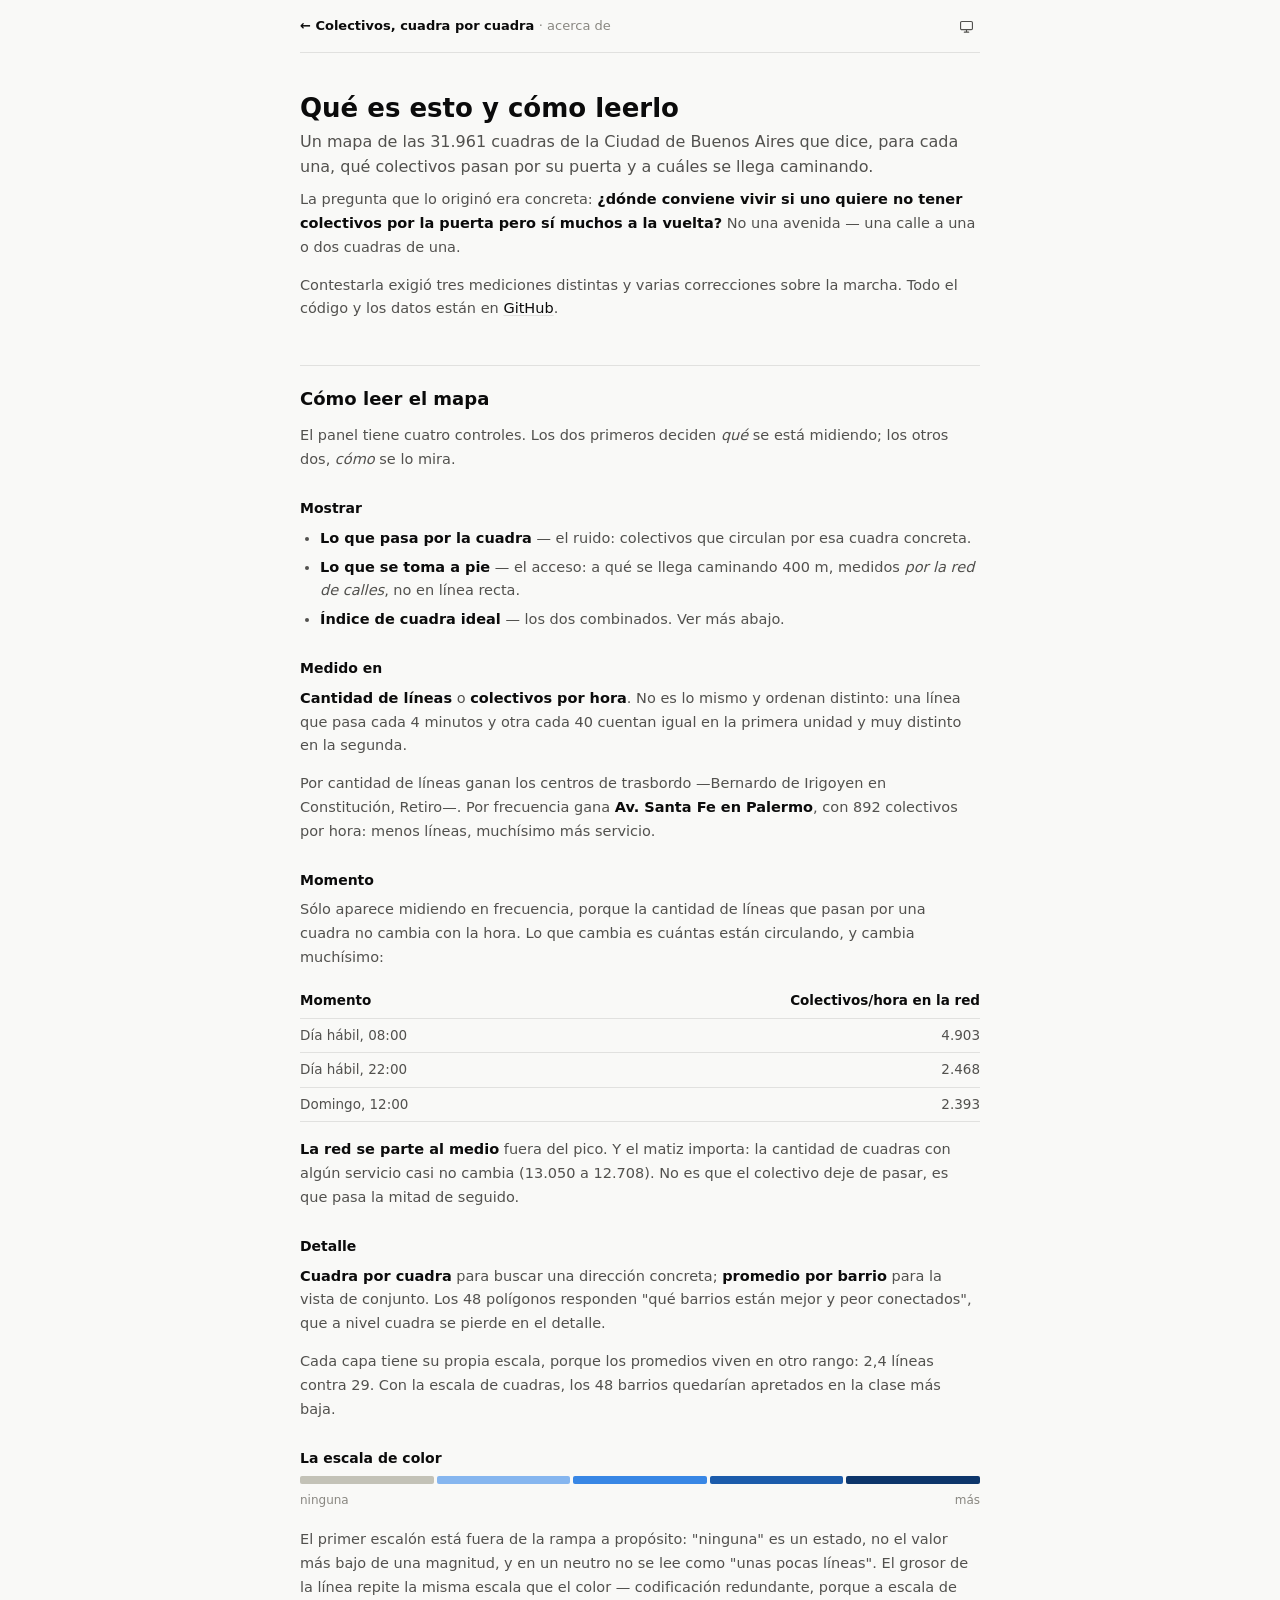
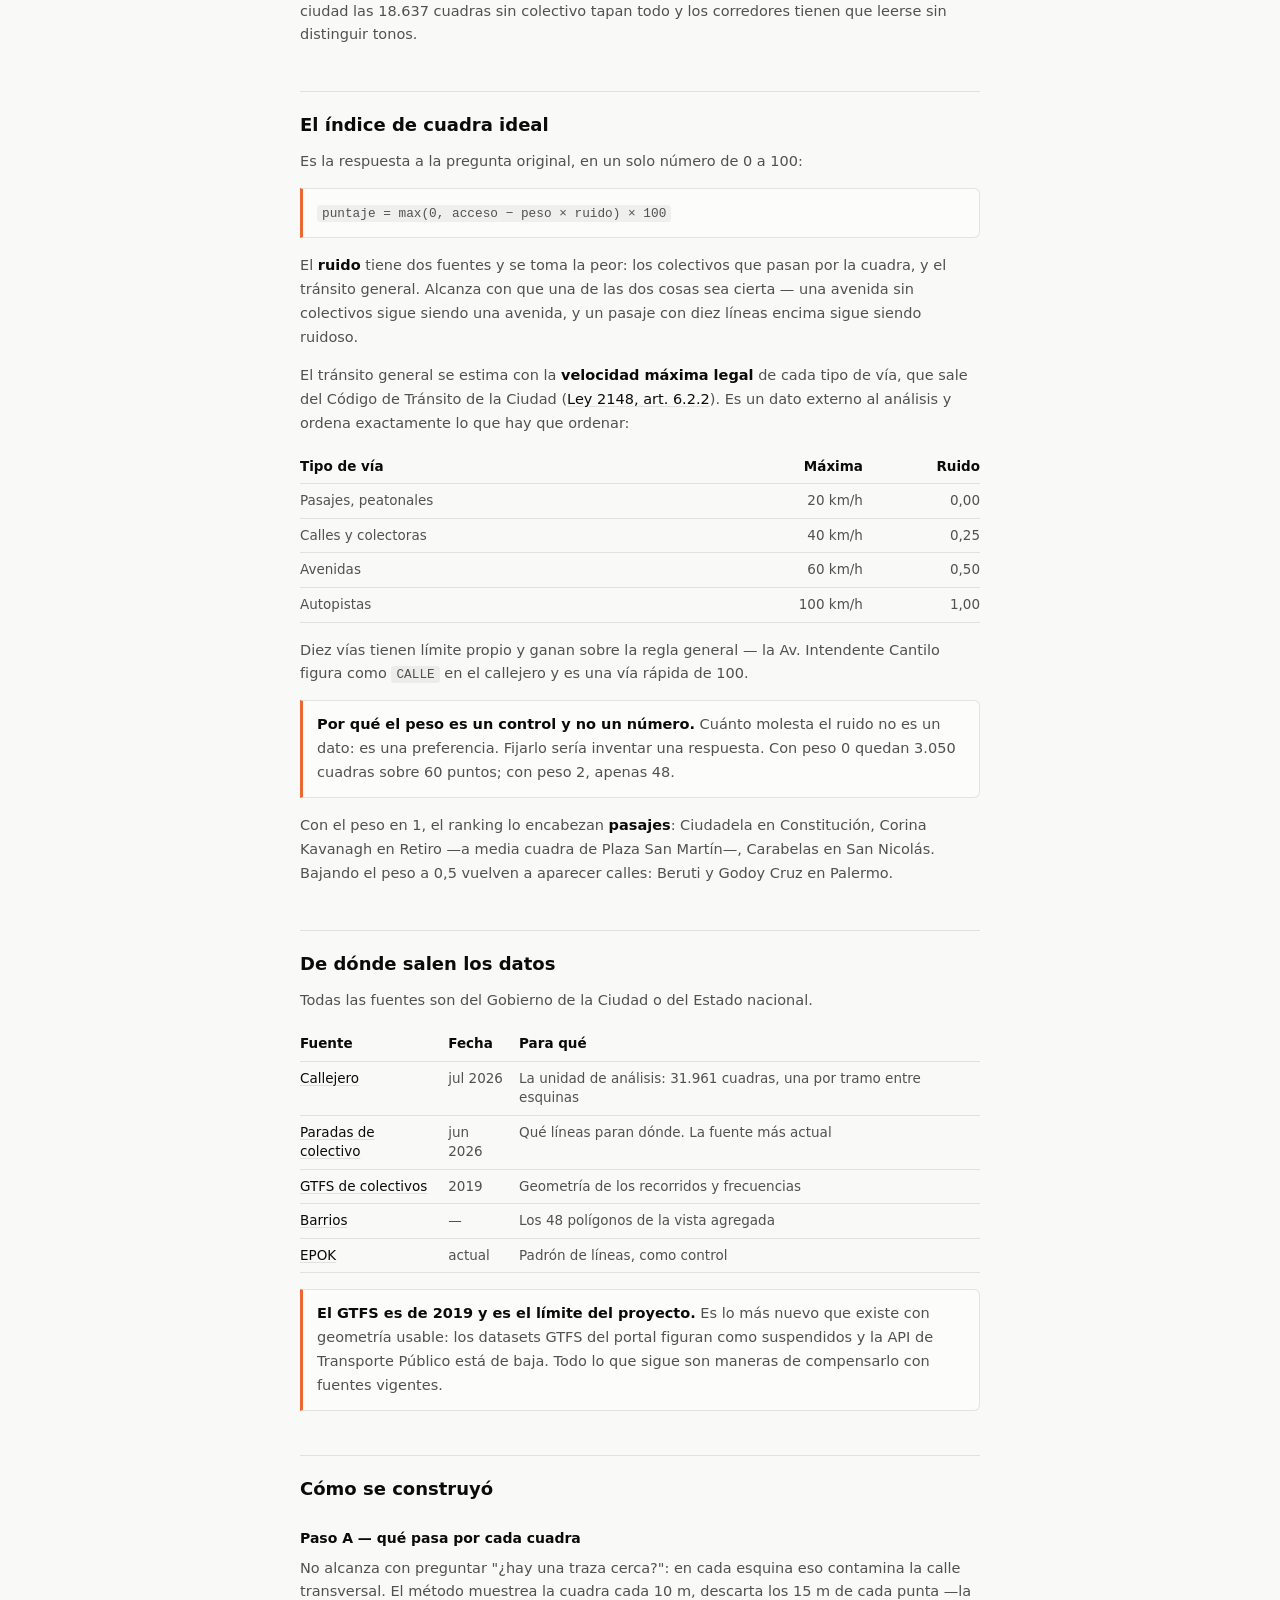
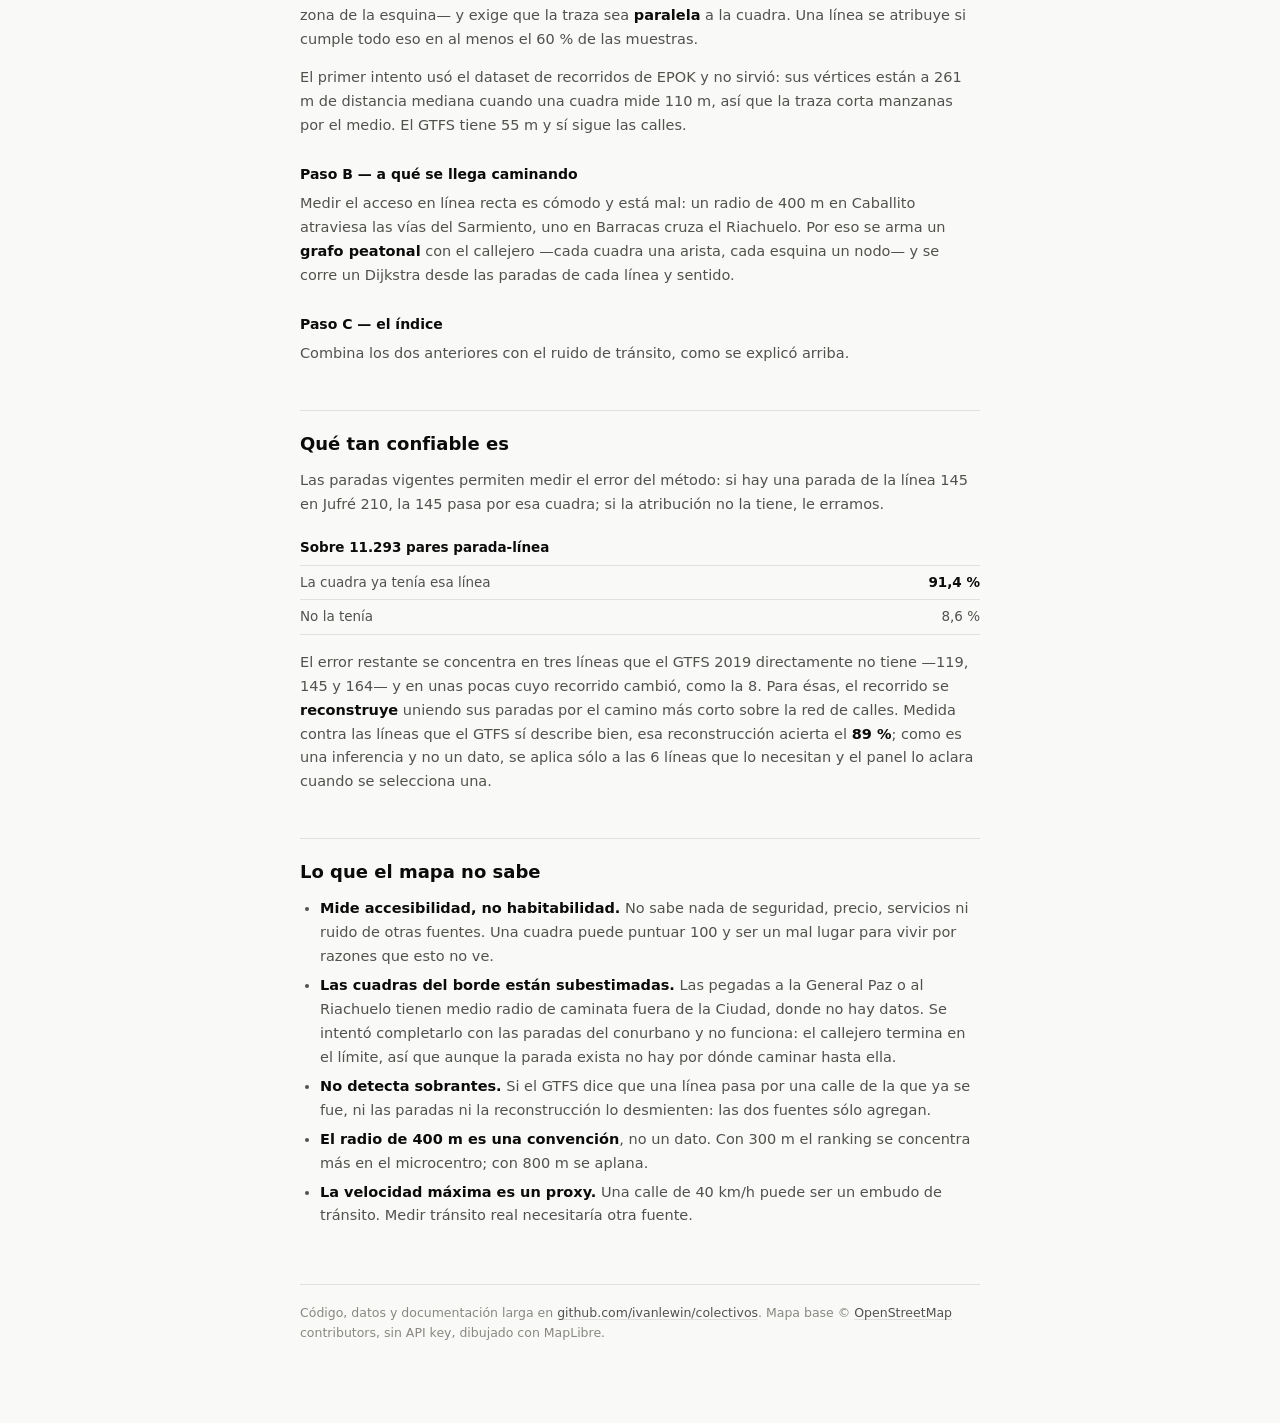
<file: web/acerca.html>
<!doctype html>
<html lang="es">
<head>
<meta charset="utf-8">
<meta name="viewport" content="width=device-width, initial-scale=1">
<title>Acerca de — Colectivos de Buenos Aires, cuadra por cuadra</title>
<meta name="description" content="Cómo se construyó el mapa de colectivos de Buenos Aires: fuentes de datos, método, qué significa cada métrica y qué tan confiable es.">
<link rel="icon" type="image/png" href="/favicon.png">
<link rel="apple-touch-icon" href="/favicon.png">
<link rel="stylesheet" href="theme.css">
<style>
  body { background: var(--plane); }

  .wrap { max-width: 720px; margin: 0 auto; padding: 0 20px 80px; }

  header {
    position: sticky; top: 0; z-index: 2;
    display: flex; align-items: center; gap: 12px;
    padding: 12px 0;
    background: var(--plane);
    border-bottom: 1px solid var(--border);
  }
  header .home {
    flex: 1;
    font-size: 13px; font-weight: 600; color: var(--ink);
    text-decoration: none;
  }
  header .home span { color: var(--ink-muted); font-weight: 400; }
  header .home:hover span { color: var(--ink-2); }

  h1 { margin: 40px 0 6px; font-size: 26px; line-height: 1.2; font-weight: 600; }
  .lede { margin: 0 0 8px; font-size: 16px; line-height: 1.55; color: var(--ink-2); }

  h2 {
    margin: 44px 0 12px; padding-top: 20px;
    font-size: 18px; font-weight: 600;
    border-top: 1px solid var(--border);
  }
  h3 { margin: 26px 0 8px; font-size: 14px; font-weight: 600; }

  p, li { font-size: 14.5px; line-height: 1.65; color: var(--ink-2); }
  p { margin: 0 0 14px; }
  ul, ol { margin: 0 0 14px; padding-left: 20px; }
  li { margin-bottom: 5px; }
  strong { color: var(--ink); font-weight: 600; }
  a { color: var(--ink); text-decoration-color: var(--border); text-underline-offset: 2px; }
  a:hover { text-decoration-color: var(--ink-muted); }

  code {
    padding: 1px 5px;
    font-family: ui-monospace, SFMono-Regular, Menlo, monospace;
    font-size: 0.88em;
    background: var(--hover);
    border-radius: 3px;
  }

  /* Las tablas anchas se desplazan solas en vez de romper el ancho de la
     página, que es lo que pasaría en un teléfono. */
  .scroll { overflow-x: auto; margin: 0 0 16px; }
  table { border-collapse: collapse; width: 100%; font-size: 13.5px; }
  th, td {
    padding: 7px 12px 7px 0; text-align: left; vertical-align: top;
    border-bottom: 1px solid var(--border);
  }
  th { font-weight: 600; color: var(--ink); white-space: nowrap; }
  td { color: var(--ink-2); }
  td.num, th.num { text-align: right; font-variant-numeric: tabular-nums; padding-right: 0; }

  .note {
    margin: 0 0 16px; padding: 12px 14px;
    font-size: 13.5px; line-height: 1.6; color: var(--ink-2);
    background: var(--surface);
    border: 1px solid var(--border); border-left: 3px solid var(--pick);
    border-radius: 0 6px 6px 0;
  }
  .note p:last-child { margin-bottom: 0; }

  /* Muestra de la escala de color, con los mismos tokens que usa el mapa. */
  .ramp { display: flex; gap: 3px; margin: 0 0 8px; }
  .ramp div { flex: 1; height: 8px; border-radius: 2px; }
  .ramp-labels {
    display: flex; justify-content: space-between;
    margin: 0 0 18px; font-size: 12px; color: var(--ink-muted);
  }

  footer {
    margin-top: 56px; padding-top: 18px;
    font-size: 12.5px; line-height: 1.6; color: var(--ink-muted);
    border-top: 1px solid var(--border);
  }
  footer a { color: var(--ink-2); }

  @media (max-width: 640px) {
    .wrap { padding: 0 16px 60px; }
    h1 { margin-top: 28px; font-size: 22px; }
    h2 { margin-top: 34px; font-size: 16px; }
  }
</style>
<script>
  // Antes de pintar, para que no parpadee el tema al cargar.
  try {
    var saved = localStorage.getItem('theme');
    if (saved === 'light' || saved === 'dark') document.documentElement.dataset.theme = saved;
  } catch (e) { /* localStorage bloqueado */ }
</script>
</head>
<body>

<div class="wrap">

<header>
  <a class="home" href="/">← Colectivos, cuadra por cuadra <span>· acerca de</span></a>
  <button id="theme-btn" class="theme-btn" type="button"></button>
</header>

<h1>Qué es esto y cómo leerlo</h1>
<p class="lede">
  Un mapa de las 31.961 cuadras de la Ciudad de Buenos Aires que dice, para cada
  una, qué colectivos pasan por su puerta y a cuáles se llega caminando.
</p>
<p>
  La pregunta que lo originó era concreta: <strong>¿dónde conviene vivir si uno
  quiere no tener colectivos por la puerta pero sí muchos a la vuelta?</strong>
  No una avenida — una calle a una o dos cuadras de una.
</p>
<p>
  Contestarla exigió tres mediciones distintas y varias correcciones sobre la
  marcha. Todo el código y los datos están en
  <a href="https://github.com/ivanlewin/colectivos">GitHub</a>.
</p>

<h2>Cómo leer el mapa</h2>

<p>
  El panel tiene cuatro controles. Los dos primeros deciden <em>qué</em> se está
  midiendo; los otros dos, <em>cómo</em> se lo mira.
</p>

<h3>Mostrar</h3>
<ul>
  <li><strong>Lo que pasa por la cuadra</strong> — el ruido: colectivos que
    circulan por esa cuadra concreta.</li>
  <li><strong>Lo que se toma a pie</strong> — el acceso: a qué se llega
    caminando 400 m, medidos <em>por la red de calles</em>, no en línea recta.</li>
  <li><strong>Índice de cuadra ideal</strong> — los dos combinados. Ver más
    abajo.</li>
</ul>

<h3>Medido en</h3>
<p>
  <strong>Cantidad de líneas</strong> o <strong>colectivos por hora</strong>.
  No es lo mismo y ordenan distinto: una línea que pasa cada 4 minutos y otra
  cada 40 cuentan igual en la primera unidad y muy distinto en la segunda.
</p>
<p>
  Por cantidad de líneas ganan los centros de trasbordo —Bernardo de Irigoyen en
  Constitución, Retiro—. Por frecuencia gana <strong>Av. Santa Fe en
  Palermo</strong>, con 892 colectivos por hora: menos líneas, muchísimo más
  servicio.
</p>

<h3>Momento</h3>
<p>
  Sólo aparece midiendo en frecuencia, porque la cantidad de líneas que pasan
  por una cuadra no cambia con la hora. Lo que cambia es cuántas están
  circulando, y cambia muchísimo:
</p>
<div class="scroll">
<table>
  <thead><tr><th>Momento</th><th class="num">Colectivos/hora en la red</th></tr></thead>
  <tbody>
    <tr><td>Día hábil, 08:00</td><td class="num">4.903</td></tr>
    <tr><td>Día hábil, 22:00</td><td class="num">2.468</td></tr>
    <tr><td>Domingo, 12:00</td><td class="num">2.393</td></tr>
  </tbody>
</table>
</div>
<p>
  <strong>La red se parte al medio</strong> fuera del pico. Y el matiz importa:
  la cantidad de cuadras con algún servicio casi no cambia (13.050 a 12.708). No
  es que el colectivo deje de pasar, es que pasa la mitad de seguido.
</p>

<h3>Detalle</h3>
<p>
  <strong>Cuadra por cuadra</strong> para buscar una dirección concreta;
  <strong>promedio por barrio</strong> para la vista de conjunto. Los 48
  polígonos responden "qué barrios están mejor y peor conectados", que a nivel
  cuadra se pierde en el detalle.
</p>
<p>
  Cada capa tiene su propia escala, porque los promedios viven en otro rango:
  2,4 líneas contra 29. Con la escala de cuadras, los 48 barrios quedarían
  apretados en la clase más baja.
</p>

<h3>La escala de color</h3>
<div class="ramp">
  <div style="background: var(--n0)"></div>
  <div style="background: var(--n1)"></div>
  <div style="background: var(--n2)"></div>
  <div style="background: var(--n3)"></div>
  <div style="background: var(--n4)"></div>
</div>
<div class="ramp-labels"><span>ninguna</span><span>más</span></div>
<p>
  El primer escalón está fuera de la rampa a propósito: "ninguna" es un estado,
  no el valor más bajo de una magnitud, y en un neutro no se lee como "unas
  pocas líneas". El grosor de la línea repite la misma escala que el color —
  codificación redundante, porque a escala de ciudad las 18.637 cuadras sin
  colectivo tapan todo y los corredores tienen que leerse sin distinguir tonos.
</p>

<h2>El índice de cuadra ideal</h2>

<p>Es la respuesta a la pregunta original, en un solo número de 0 a 100:</p>

<div class="note">
  <p><code>puntaje = max(0, acceso − peso × ruido) × 100</code></p>
</div>

<p>
  El <strong>ruido</strong> tiene dos fuentes y se toma la peor: los colectivos
  que pasan por la cuadra, y el tránsito general. Alcanza con que una de las dos
  cosas sea cierta — una avenida sin colectivos sigue siendo una avenida, y un
  pasaje con diez líneas encima sigue siendo ruidoso.
</p>
<p>
  El tránsito general se estima con la <strong>velocidad máxima legal</strong>
  de cada tipo de vía, que sale del Código de Tránsito de la Ciudad
  (<a href="https://juristeca.jusbaires.gob.ar/compilacion-normativa-juristeca/ley-2148/tit-6/">Ley 2148, art. 6.2.2</a>).
  Es un dato externo al análisis y ordena exactamente lo que hay que ordenar:
</p>
<div class="scroll">
<table>
  <thead><tr><th>Tipo de vía</th><th class="num">Máxima</th><th class="num">Ruido</th></tr></thead>
  <tbody>
    <tr><td>Pasajes, peatonales</td><td class="num">20 km/h</td><td class="num">0,00</td></tr>
    <tr><td>Calles y colectoras</td><td class="num">40 km/h</td><td class="num">0,25</td></tr>
    <tr><td>Avenidas</td><td class="num">60 km/h</td><td class="num">0,50</td></tr>
    <tr><td>Autopistas</td><td class="num">100 km/h</td><td class="num">1,00</td></tr>
  </tbody>
</table>
</div>
<p>
  Diez vías tienen límite propio y ganan sobre la regla general — la Av.
  Intendente Cantilo figura como <code>CALLE</code> en el callejero y es una vía
  rápida de 100.
</p>

<div class="note">
  <p>
    <strong>Por qué el peso es un control y no un número.</strong> Cuánto
    molesta el ruido no es un dato: es una preferencia. Fijarlo sería inventar
    una respuesta. Con peso 0 quedan 3.050 cuadras sobre 60 puntos; con peso 2,
    apenas 48.
  </p>
</div>

<p>
  Con el peso en 1, el ranking lo encabezan <strong>pasajes</strong>: Ciudadela
  en Constitución, Corina Kavanagh en Retiro —a media cuadra de Plaza San
  Martín—, Carabelas en San Nicolás. Bajando el peso a 0,5 vuelven a aparecer
  calles: Beruti y Godoy Cruz en Palermo.
</p>

<h2>De dónde salen los datos</h2>

<p>Todas las fuentes son del Gobierno de la Ciudad o del Estado nacional.</p>

<div class="scroll">
<table>
  <thead><tr><th>Fuente</th><th>Fecha</th><th>Para qué</th></tr></thead>
  <tbody>
    <tr>
      <td><a href="https://data.buenosaires.gob.ar/dataset/calles">Callejero</a></td>
      <td>jul 2026</td>
      <td>La unidad de análisis: 31.961 cuadras, una por tramo entre esquinas</td>
    </tr>
    <tr>
      <td><a href="https://data.buenosaires.gob.ar/dataset/colectivos-paradas">Paradas de colectivo</a></td>
      <td>jun 2026</td>
      <td>Qué líneas paran dónde. La fuente más actual</td>
    </tr>
    <tr>
      <td><a href="https://data.buenosaires.gob.ar/dataset/colectivos-gtfs-frequency">GTFS de colectivos</a></td>
      <td>2019</td>
      <td>Geometría de los recorridos y frecuencias</td>
    </tr>
    <tr>
      <td><a href="https://data.buenosaires.gob.ar/dataset/barrios">Barrios</a></td>
      <td>—</td>
      <td>Los 48 polígonos de la vista agregada</td>
    </tr>
    <tr>
      <td><a href="https://epok.buenosaires.gob.ar/">EPOK</a></td>
      <td>actual</td>
      <td>Padrón de líneas, como control</td>
    </tr>
  </tbody>
</table>
</div>

<div class="note">
  <p>
    <strong>El GTFS es de 2019 y es el límite del proyecto.</strong> Es lo más
    nuevo que existe con geometría usable: los datasets GTFS del portal figuran
    como suspendidos y la API de Transporte Público está de baja. Todo lo que
    sigue son maneras de compensarlo con fuentes vigentes.
  </p>
</div>

<h2>Cómo se construyó</h2>

<h3>Paso A — qué pasa por cada cuadra</h3>
<p>
  No alcanza con preguntar "¿hay una traza cerca?": en cada esquina eso
  contamina la calle transversal. El método muestrea la cuadra cada 10 m,
  descarta los 15 m de cada punta —la zona de la esquina— y exige que la traza
  sea <strong>paralela</strong> a la cuadra. Una línea se atribuye si cumple
  todo eso en al menos el 60 % de las muestras.
</p>
<p>
  El primer intento usó el dataset de recorridos de EPOK y no sirvió: sus
  vértices están a 261 m de distancia mediana cuando una cuadra mide 110 m, así
  que la traza corta manzanas por el medio. El GTFS tiene 55 m y sí sigue las
  calles.
</p>

<h3>Paso B — a qué se llega caminando</h3>
<p>
  Medir el acceso en línea recta es cómodo y está mal: un radio de 400 m en
  Caballito atraviesa las vías del Sarmiento, uno en Barracas cruza el
  Riachuelo. Por eso se arma un <strong>grafo peatonal</strong> con el callejero
  —cada cuadra una arista, cada esquina un nodo— y se corre un Dijkstra desde
  las paradas de cada línea y sentido.
</p>

<h3>Paso C — el índice</h3>
<p>
  Combina los dos anteriores con el ruido de tránsito, como se explicó arriba.
</p>

<h2>Qué tan confiable es</h2>

<p>
  Las paradas vigentes permiten medir el error del método: si hay una parada de
  la línea 145 en Jufré 210, la 145 pasa por esa cuadra; si la atribución no la
  tiene, le erramos.
</p>

<div class="scroll">
<table>
  <thead><tr><th>Sobre 11.293 pares parada-línea</th><th class="num"></th></tr></thead>
  <tbody>
    <tr><td>La cuadra ya tenía esa línea</td><td class="num"><strong>91,4 %</strong></td></tr>
    <tr><td>No la tenía</td><td class="num">8,6 %</td></tr>
  </tbody>
</table>
</div>

<p>
  El error restante se concentra en tres líneas que el GTFS 2019 directamente no
  tiene —119, 145 y 164— y en unas pocas cuyo recorrido cambió, como la 8. Para
  ésas, el recorrido se <strong>reconstruye</strong> uniendo sus paradas por el
  camino más corto sobre la red de calles. Medida contra las líneas que el GTFS
  sí describe bien, esa reconstrucción acierta el <strong>89 %</strong>; como es
  una inferencia y no un dato, se aplica sólo a las 6 líneas que lo necesitan y
  el panel lo aclara cuando se selecciona una.
</p>

<h2>Lo que el mapa no sabe</h2>

<ul>
  <li>
    <strong>Mide accesibilidad, no habitabilidad.</strong> No sabe nada de
    seguridad, precio, servicios ni ruido de otras fuentes. Una cuadra puede
    puntuar 100 y ser un mal lugar para vivir por razones que esto no ve.
  </li>
  <li>
    <strong>Las cuadras del borde están subestimadas.</strong> Las pegadas a la
    General Paz o al Riachuelo tienen medio radio de caminata fuera de la
    Ciudad, donde no hay datos. Se intentó completarlo con las paradas del
    conurbano y no funciona: el callejero termina en el límite, así que aunque
    la parada exista no hay por dónde caminar hasta ella.
  </li>
  <li>
    <strong>No detecta sobrantes.</strong> Si el GTFS dice que una línea pasa
    por una calle de la que ya se fue, ni las paradas ni la reconstrucción lo
    desmienten: las dos fuentes sólo agregan.
  </li>
  <li>
    <strong>El radio de 400 m es una convención</strong>, no un dato. Con 300 m
    el ranking se concentra más en el microcentro; con 800 m se aplana.
  </li>
  <li>
    <strong>La velocidad máxima es un proxy.</strong> Una calle de 40 km/h puede
    ser un embudo de tránsito. Medir tránsito real necesitaría otra fuente.
  </li>
</ul>

<footer>
  Código, datos y documentación larga en
  <a href="https://github.com/ivanlewin/colectivos">github.com/ivanlewin/colectivos</a>.
  Mapa base © <a href="https://www.openstreetmap.org/copyright">OpenStreetMap</a>
  contributors, sin API key, dibujado con MapLibre.
</footer>

</div>

<script src="theme.js"></script>
<script>
  initTheme(document.getElementById('theme-btn'));
</script>
</body>
</html>
</file>
<file: web/theme.css>
/* Tokens compartidos por el mapa y la página de documentación.
 *
 * Vive aparte para que las dos páginas usen literalmente los mismos valores:
 * si la paleta se duplicara, tarde o temprano una de las dos quedaría vieja.
 *
 * Los valores oscuros van declarados dos veces a propósito: el media query
 * cubre la preferencia del sistema, y el scope [data-theme] cubre la elección
 * explícita del botón, que tiene que poder ganarle en los dos sentidos. El
 * :not() deja que un "claro" explícito le gane al sistema oscuro; el :where()
 * mantiene el media query por debajo en especificidad.
 */

:root {
  color-scheme: light;
  --surface:    #fcfcfb;
  --plane:      #f9f9f7;
  --ink:        #0b0b0b;
  --ink-2:      #52514e;
  --ink-muted:  #898781;
  --border:     rgba(11, 11, 11, 0.10);
  --hover:      rgba(11, 11, 11, 0.05);
  /* "Ninguna" es un estado, no el escalón más bajo de una magnitud: va en un
     neutro fuera de la rampa, para que no se lea como "unas pocas líneas". */
  --n0: #c3c2b7;
  /* Los cuatro escalones de magnitud: una sola tonalidad, claro -> oscuro. */
  --n1: #86b6ef;  --n2: #3987e5;  --n3: #1c5cab;  --n4: #0d366b;
  /* Líneas seleccionadas. Separado de toda la rampa (ΔE CVD 24,7). */
  --pick: #eb6834;
}

@media (prefers-color-scheme: dark) {
  :root:where(:not([data-theme="light"])) {
    color-scheme: dark;
    --surface:   #1a1a19;
    --plane:     #0d0d0d;
    --ink:       #ffffff;
    --ink-2:     #c3c2b7;
    --ink-muted: #898781;
    --border:    rgba(255, 255, 255, 0.10);
    --hover:     rgba(255, 255, 255, 0.07);
    --n0: #52514e;
    --n1: #184f95;  --n2: #2a78d6;  --n3: #6da7ec;  --n4: #cde2fb;
    --pick: #d95926;
  }
}

:root[data-theme="dark"] {
  color-scheme: dark;
  --surface:   #1a1a19;
  --plane:     #0d0d0d;
  --ink:       #ffffff;
  --ink-2:     #c3c2b7;
  --ink-muted: #898781;
  --border:    rgba(255, 255, 255, 0.10);
  --hover:     rgba(255, 255, 255, 0.07);
  --n0: #52514e;
  --n1: #184f95;  --n2: #2a78d6;  --n3: #6da7ec;  --n4: #cde2fb;
  --pick: #d95926;
}

* { box-sizing: border-box; }
html, body { height: 100%; margin: 0; }
body {
  font: 14px/1.45 system-ui, -apple-system, "Segoe UI", sans-serif;
  color: var(--ink);
  background: var(--plane);
}

button { font: inherit; color: inherit; cursor: pointer; }

/* Botón de tema, igual en las dos páginas. */
.theme-btn {
  flex: none;
  display: grid; place-items: center;
  width: 28px; height: 28px;
  color: var(--ink-2);
  background: none; border: 1px solid transparent; border-radius: 5px;
}
.theme-btn:hover { color: var(--ink); background: var(--hover); }
.theme-btn:focus-visible { outline: 2px solid var(--pick); outline-offset: 1px; }
</file>
